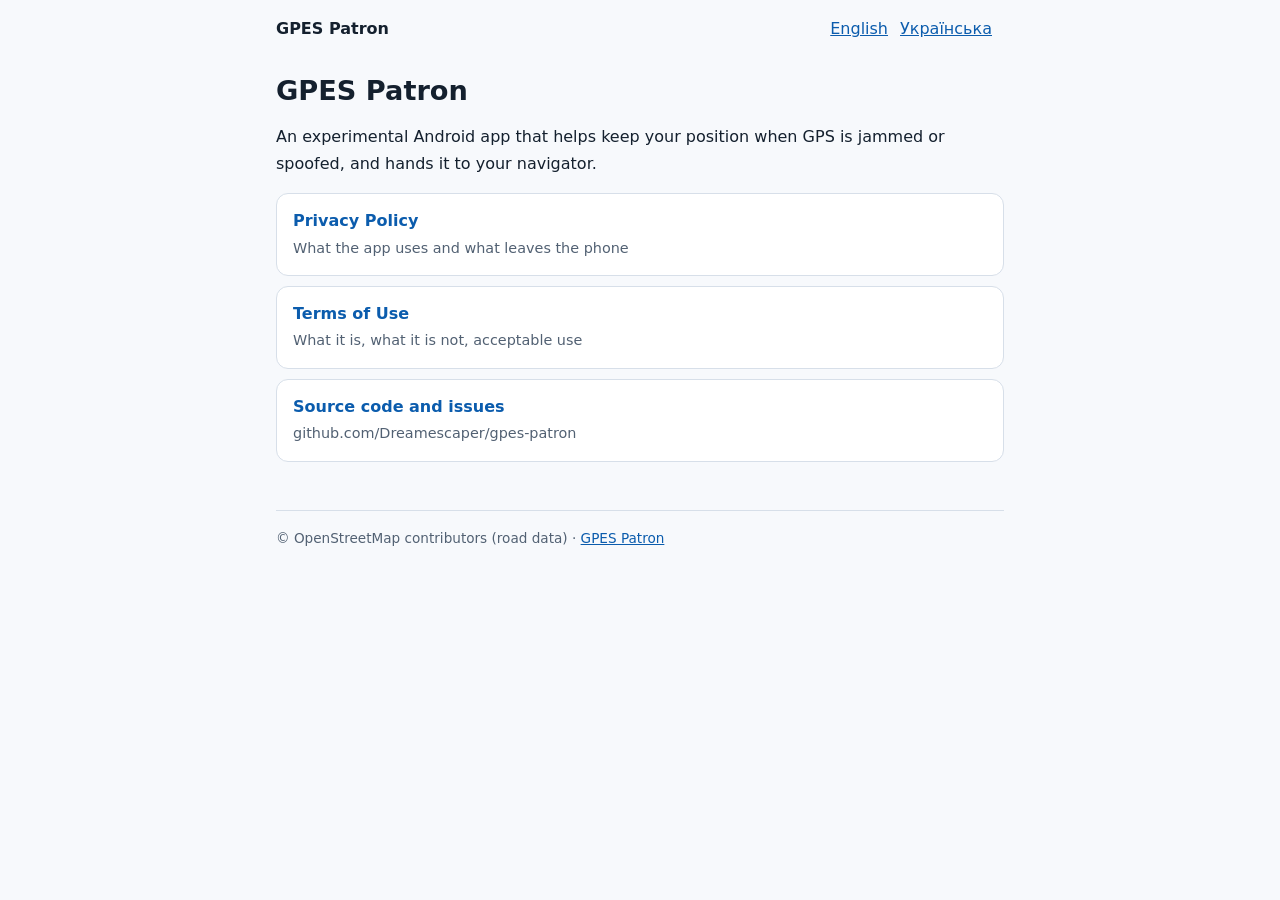
<file: site/index.html>
<!doctype html>
<html lang="en" data-lang="en">
<head>
<meta charset="utf-8">
<meta name="viewport" content="width=device-width, initial-scale=1">
<title>GPES Patron</title>
<meta name="description" content="GPES Patron: an Android app that helps keep your position when GPS is jammed or spoofed. Застосунок, що допомагає зберегти позицію, коли GPS глушать чи підміняють.">
<link rel="stylesheet" href="style.css">
<script>
(function () {
  var p = new URLSearchParams(location.search).get("lang");
  var l = p || (navigator.language || "en").slice(0, 2);
  document.documentElement.dataset.lang = (l === "uk" || l === "en") ? l : "en";
})();
</script>
</head>
<body>
<header class="top">
  <a class="brand" href="./">GPES Patron</a>
  <nav class="lang"><a href="?lang=en">English</a><a href="?lang=uk">Українська</a></nav>
</header>
<main>

<section lang="en">
<h1>GPES Patron</h1>
<p>An experimental Android app that helps keep your position when GPS is jammed or spoofed, and hands it to your navigator.</p>
<div class="big-links">
<a href="privacy.html?lang=en"><strong>Privacy Policy</strong><br><span class="meta">What the app uses and what leaves the phone</span></a>
<a href="terms.html?lang=en"><strong>Terms of Use</strong><br><span class="meta">What it is, what it is not, acceptable use</span></a>
<a href="https://github.com/Dreamescaper/gpes-patron"><strong>Source code and issues</strong><br><span class="meta">github.com/Dreamescaper/gpes-patron</span></a>
</div>
</section>
<section lang="uk">
<h1>GPES Patron</h1>
<p>Експериментальний застосунок для Android, який допомагає зберегти позицію, коли GPS глушать чи підміняють, і віддає її навігатору.</p>
<div class="big-links">
<a href="privacy.html?lang=uk"><strong>Політика конфіденційності</strong><br><span class="meta">Що використовує застосунок і що виходить за межі телефона</span></a>
<a href="terms.html?lang=uk"><strong>Умови використання</strong><br><span class="meta">Що це таке, чим воно не є, допустиме використання</span></a>
<a href="https://github.com/Dreamescaper/gpes-patron"><strong>Вихідний код і звернення</strong><br><span class="meta">github.com/Dreamescaper/gpes-patron</span></a>
</div>
</section>

<footer>© OpenStreetMap contributors (road data) · <a href="./">GPES Patron</a></footer>
</main>
</body>
</html>
</file>
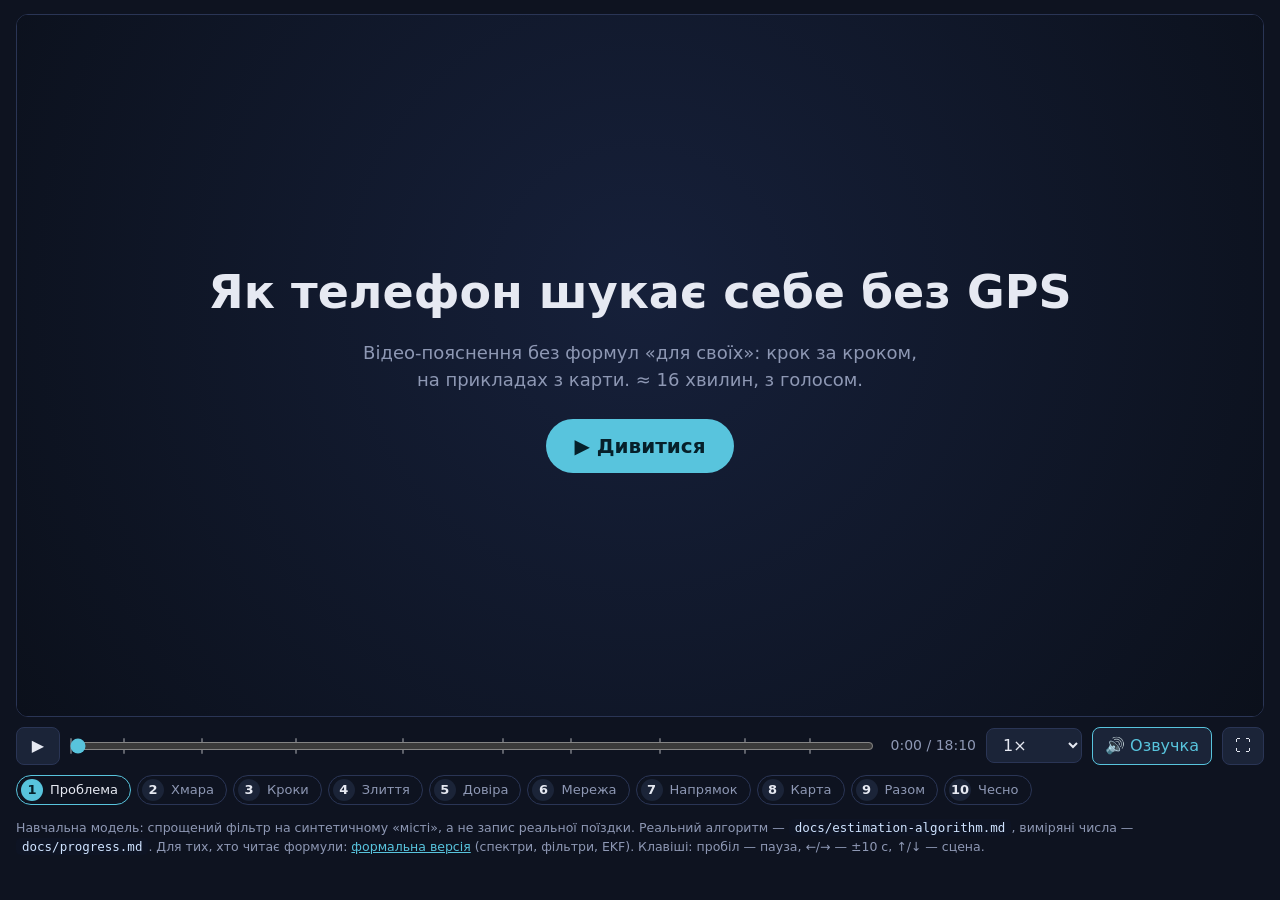
<file: docs/visualization/index.html>
<!doctype html>
<html lang="uk">
<head>
<meta charset="utf-8">
<meta name="viewport" content="width=device-width, initial-scale=1">
<title>Як телефон шукає себе без GPS</title>
<link rel="stylesheet" href="style.css">
</head>
<body>
<div id="stage">
  <div class="canvas-wrap">
    <canvas id="cv" width="960" height="540"></canvas>
    <div id="sub"></div>
    <div id="loading">Рахуємо модельну поїздку…</div>
    <div id="startcard"><div><div class="big">Як телефон шукає себе без GPS</div><div class="small">Відео-пояснення без формул «для своїх»: крок за кроком, на прикладах з карти. ≈ 16 хвилин, з голосом.</div><div class="go">▶ Дивитися</div></div></div>
  </div>
  <div id="bar">
    <button id="play" title="Пауза / пуск (пробіл)">▶</button>
    <div class="scrubwrap"><input id="scrub" type="range" min="0" max="10000" value="0" aria-label="Час"><div id="ticks"></div></div>
    <span id="time">0:00</span>
    <select id="rate" title="Швидкість"><option value="0.75">0.75×</option><option value="1" selected>1×</option><option value="1.5">1.5×</option><option value="2">2×</option></select>
    <button id="voice" title="Голос за кадром (Леся) — увімкнути / вимкнути">🔈 Озвучка</button>
    <button id="full" title="На весь екран">⛶</button>
  </div>
  <div id="chap"></div>
  <p class="foot">Навчальна модель: спрощений фільтр на синтетичному «місті», а не запис реальної поїздки. Реальний алгоритм — <code>docs/estimation-algorithm.md</code>, виміряні числа — <code>docs/progress.md</code>. Для тих, хто читає формули: <a href="formal.html" style="color:#58c4dd">формальна версія</a> (спектри, фільтри, EKF). Клавіші: пробіл — пауза, ←/→ — ±10 с, ↑/↓ — сцена.</p>
</div>
<script src="audio/stretch.js"></script>
<script src="engine.js"></script>
<script src="app.js"></script>
<script src="scenes-a.js"></script>
<script src="scenes-b.js"></script>
<script src="scenes-c.js"></script>
<script src="scenes-d.js"></script>
</body>
</html>
</file>
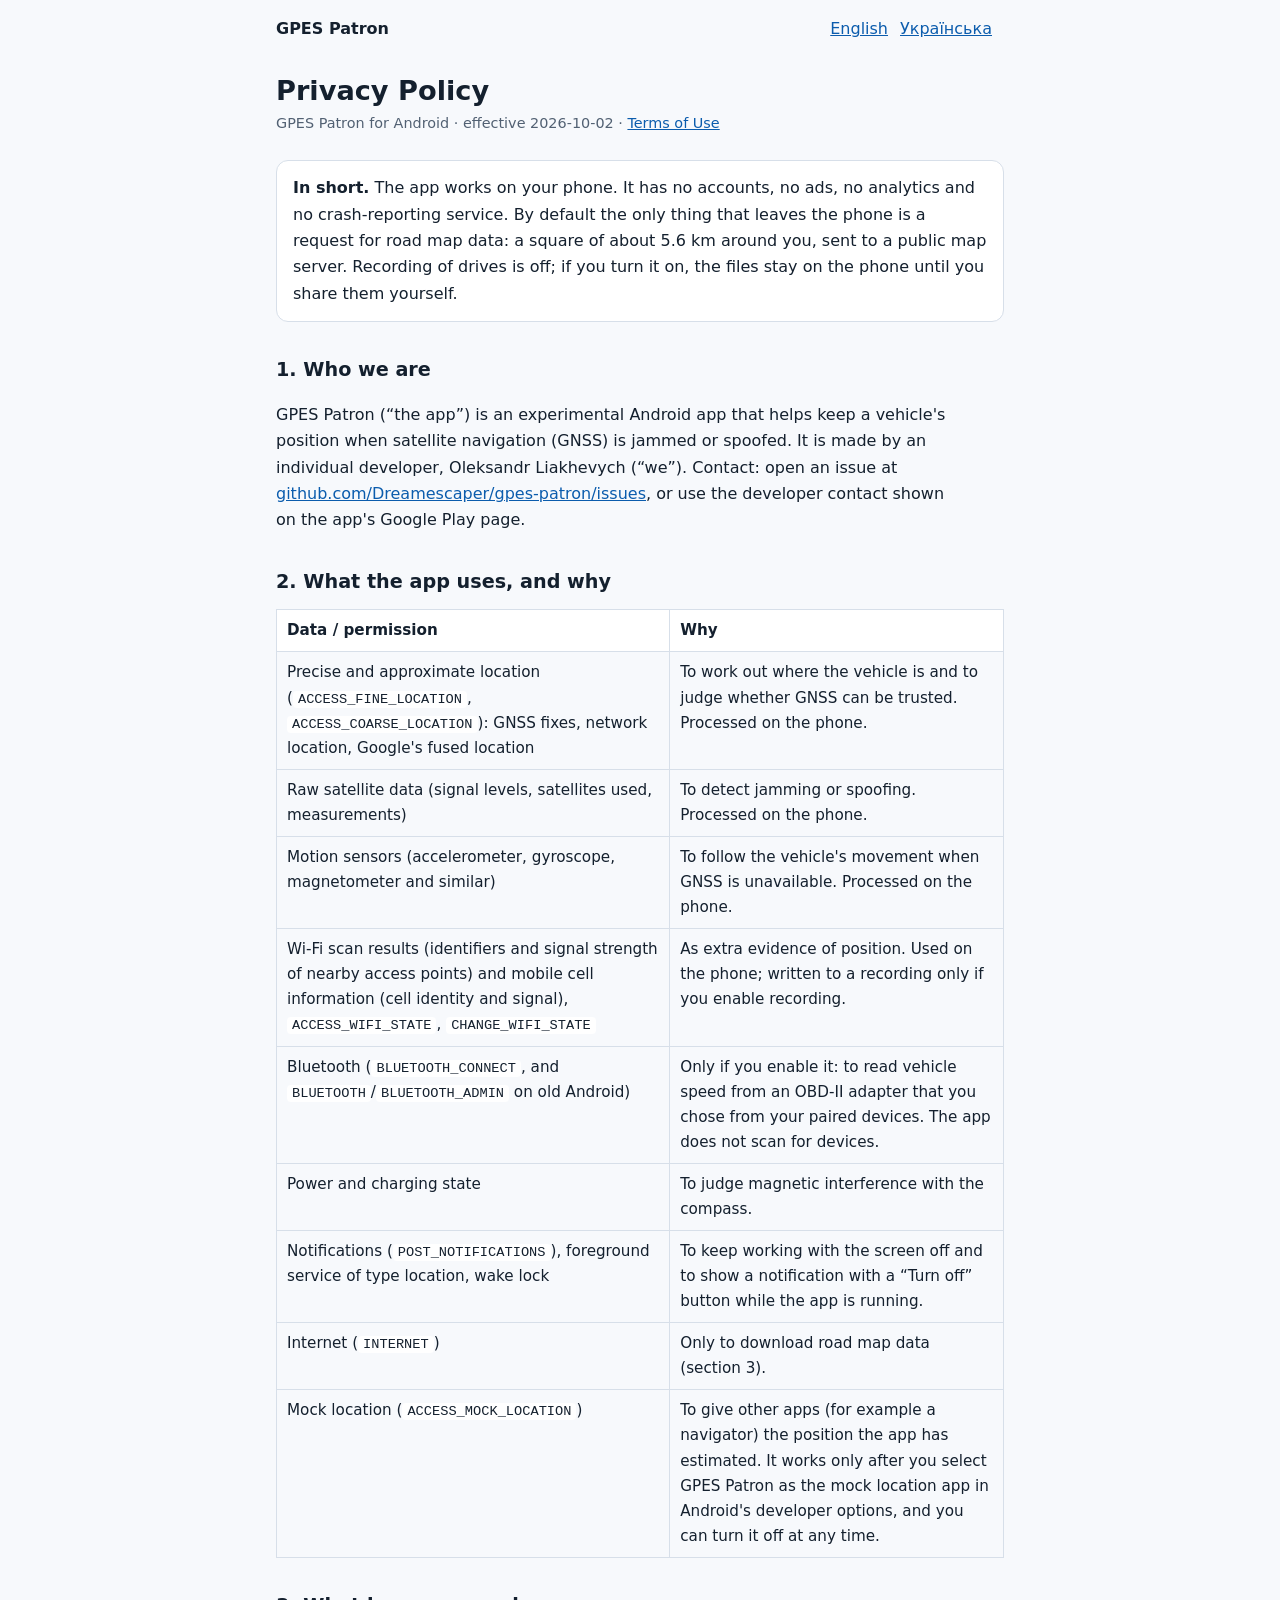
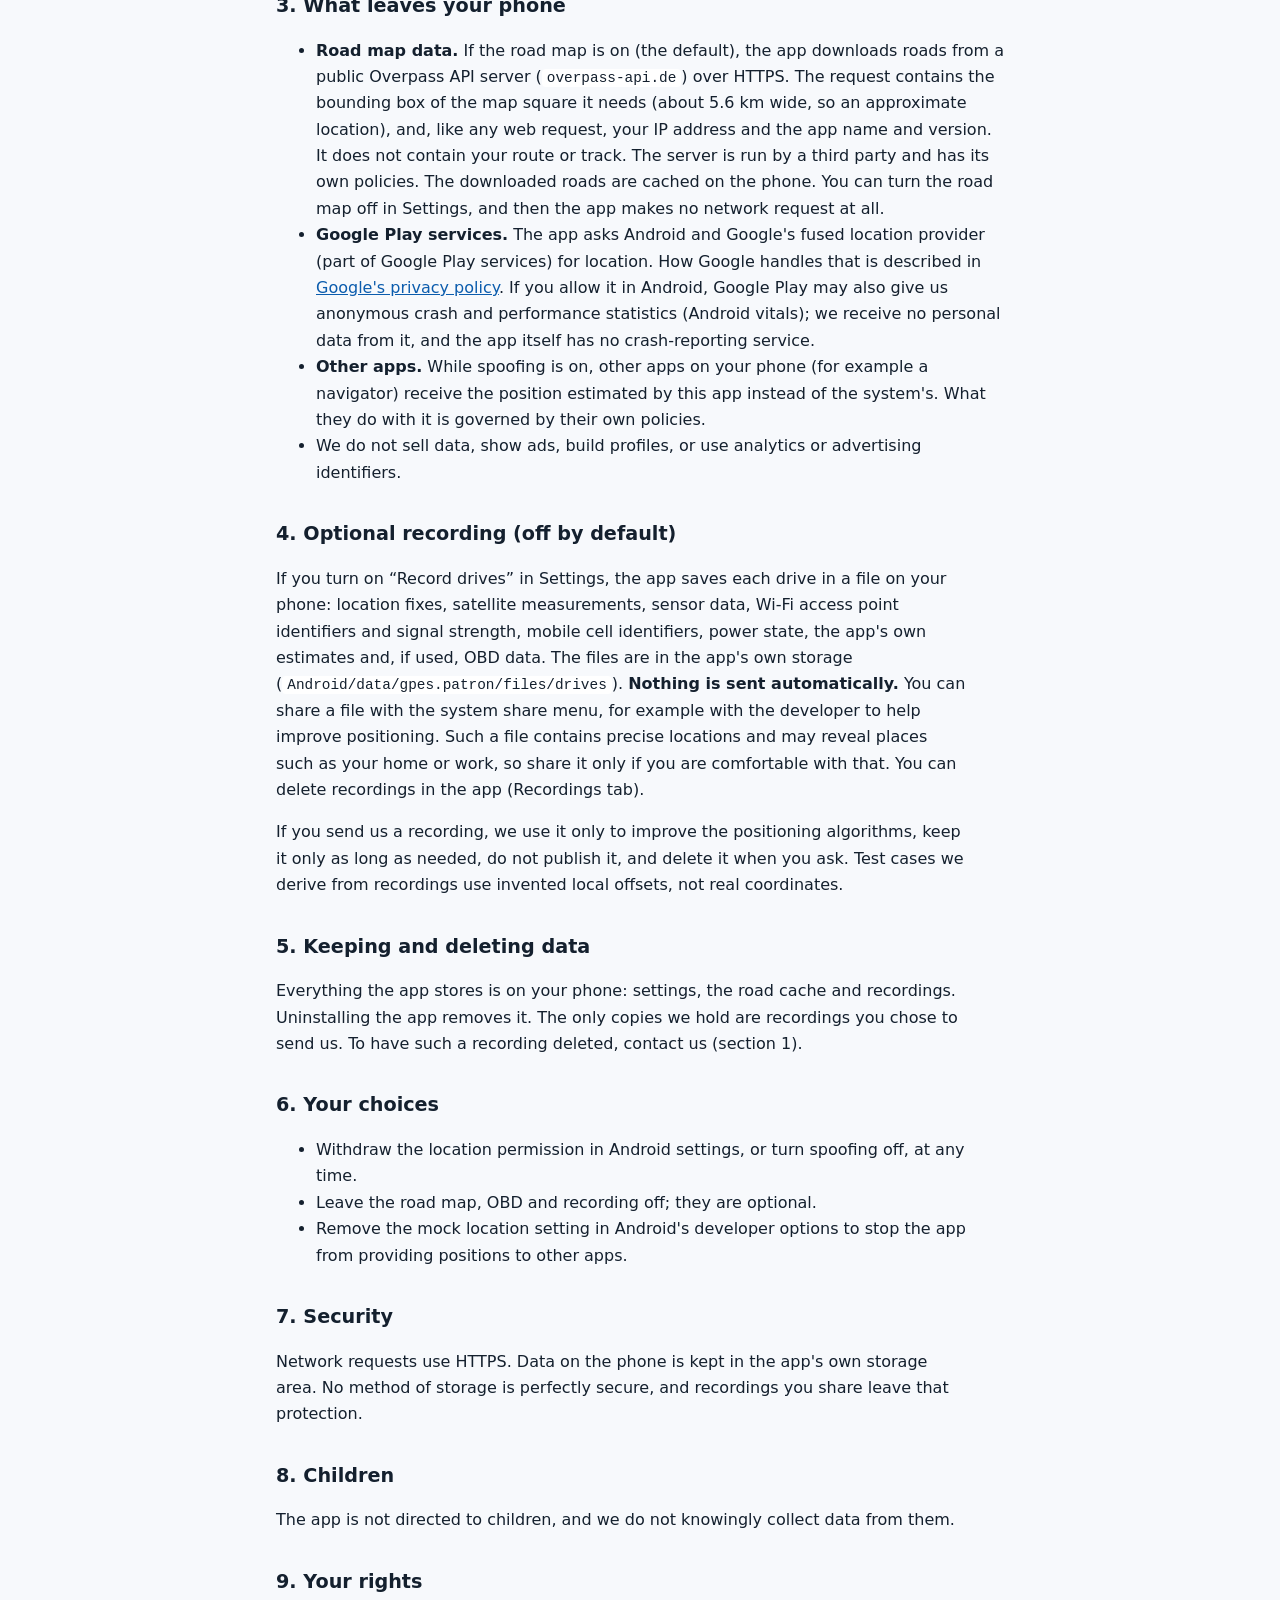
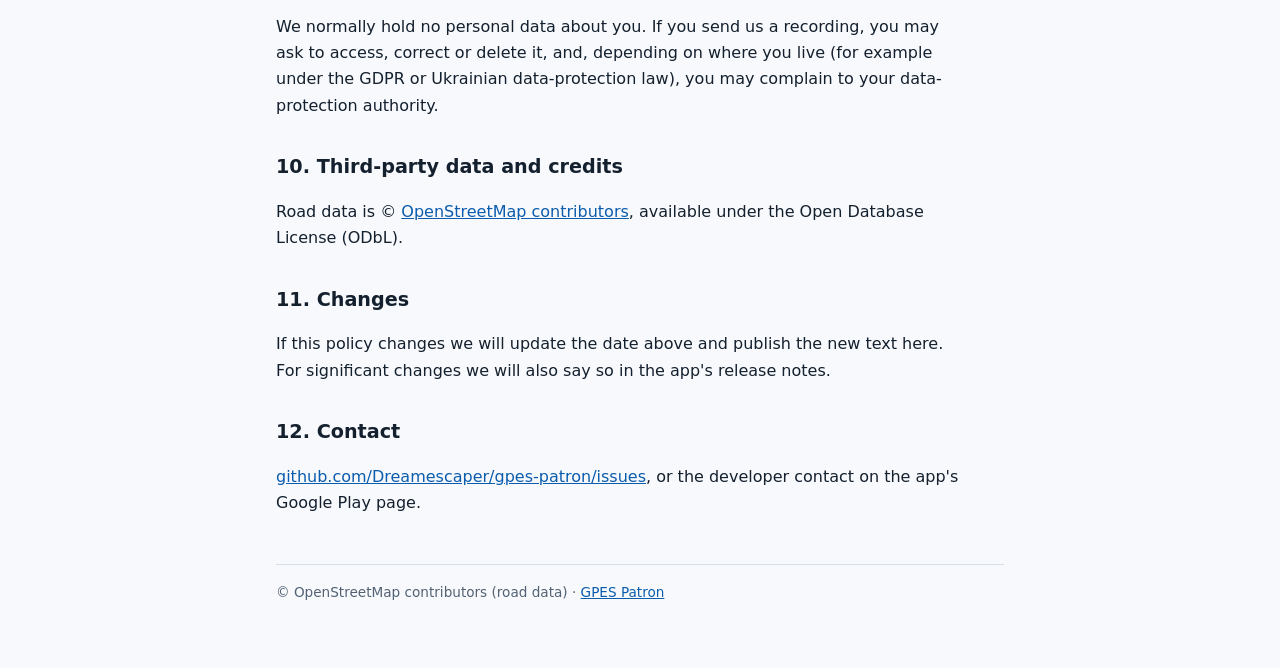
<file: site/privacy.html>
<!doctype html>
<html lang="en" data-lang="en">
<head>
<meta charset="utf-8">
<meta name="viewport" content="width=device-width, initial-scale=1">
<title>GPES Patron: Privacy Policy / Політика конфіденційності</title>
<meta name="description" content="Privacy policy of the GPES Patron Android app. Політика конфіденційності застосунку GPES Patron.">
<link rel="stylesheet" href="style.css">
<script>
(function () {
  var p = new URLSearchParams(location.search).get("lang");
  var l = p || (navigator.language || "en").slice(0, 2);
  document.documentElement.dataset.lang = (l === "uk" || l === "en") ? l : "en";
})();
</script>
</head>
<body>
<header class="top">
  <a class="brand" href="./">GPES Patron</a>
  <nav class="lang"><a href="?lang=en">English</a><a href="?lang=uk">Українська</a></nav>
</header>
<main>

<section lang="en">
<h1>Privacy Policy</h1>
<p class="meta">GPES Patron for Android · effective 2026-10-02 · <a href="terms.html?lang=en">Terms of Use</a></p>

<div class="card">
<strong>In short.</strong> The app works on your phone. It has no accounts, no ads, no analytics and no crash-reporting service.
By default the only thing that leaves the phone is a request for road map data: a square of about 5.6 km around you, sent to a
public map server. Recording of drives is off; if you turn it on, the files stay on the phone until you share them yourself.
</div>

<h2>1. Who we are</h2>
<p>GPES Patron (“the app”) is an experimental Android app that helps keep a vehicle's position when satellite navigation (GNSS) is
jammed or spoofed. It is made by an individual developer, Oleksandr Liakhevych (“we”). Contact: open an issue at
<a href="https://github.com/Dreamescaper/gpes-patron/issues">github.com/Dreamescaper/gpes-patron/issues</a>, or use the developer contact shown on the app's
Google Play page.</p>

<h2>2. What the app uses, and why</h2>
<table>
<tr><th>Data / permission</th><th>Why</th></tr>
<tr><td>Precise and approximate location (<code>ACCESS_FINE_LOCATION</code>, <code>ACCESS_COARSE_LOCATION</code>): GNSS fixes, network location, Google's fused location</td><td>To work out where the vehicle is and to judge whether GNSS can be trusted. Processed on the phone.</td></tr>
<tr><td>Raw satellite data (signal levels, satellites used, measurements)</td><td>To detect jamming or spoofing. Processed on the phone.</td></tr>
<tr><td>Motion sensors (accelerometer, gyroscope, magnetometer and similar)</td><td>To follow the vehicle's movement when GNSS is unavailable. Processed on the phone.</td></tr>
<tr><td>Wi-Fi scan results (identifiers and signal strength of nearby access points) and mobile cell information (cell identity and signal), <code>ACCESS_WIFI_STATE</code>, <code>CHANGE_WIFI_STATE</code></td><td>As extra evidence of position. Used on the phone; written to a recording only if you enable recording.</td></tr>
<tr><td>Bluetooth (<code>BLUETOOTH_CONNECT</code>, and <code>BLUETOOTH</code>/<code>BLUETOOTH_ADMIN</code> on old Android)</td><td>Only if you enable it: to read vehicle speed from an OBD-II adapter that you chose from your paired devices. The app does not scan for devices.</td></tr>
<tr><td>Power and charging state</td><td>To judge magnetic interference with the compass.</td></tr>
<tr><td>Notifications (<code>POST_NOTIFICATIONS</code>), foreground service of type location, wake lock</td><td>To keep working with the screen off and to show a notification with a “Turn off” button while the app is running.</td></tr>
<tr><td>Internet (<code>INTERNET</code>)</td><td>Only to download road map data (section 3).</td></tr>
<tr><td>Mock location (<code>ACCESS_MOCK_LOCATION</code>)</td><td>To give other apps (for example a navigator) the position the app has estimated. It works only after you select GPES Patron as the mock location app in Android's developer options, and you can turn it off at any time.</td></tr>
</table>

<h2>3. What leaves your phone</h2>
<ul>
<li><strong>Road map data.</strong> If the road map is on (the default), the app downloads roads from a public Overpass API server (<code>overpass-api.de</code>) over HTTPS.
The request contains the bounding box of the map square it needs (about 5.6 km wide, so an approximate location), and, like any web request, your IP address and the
app name and version. It does not contain your route or track. The server is run by a third party and has its own policies. The downloaded roads are cached on the phone.
You can turn the road map off in Settings, and then the app makes no network request at all.</li>
<li><strong>Google Play services.</strong> The app asks Android and Google's fused location provider (part of Google Play services) for location. How Google handles that is described in
<a href="https://policies.google.com/privacy">Google's privacy policy</a>. If you allow it in Android, Google Play may also give us anonymous crash and performance statistics (Android vitals); we receive no personal data from it, and the app itself has no crash-reporting service.</li>
<li><strong>Other apps.</strong> While spoofing is on, other apps on your phone (for example a navigator) receive the position estimated by this app instead of the system's.
What they do with it is governed by their own policies.</li>
<li>We do not sell data, show ads, build profiles, or use analytics or advertising identifiers.</li>
</ul>

<h2>4. Optional recording (off by default)</h2>
<p>If you turn on “Record drives” in Settings, the app saves each drive in a file on your phone: location fixes, satellite measurements, sensor data, Wi-Fi access point
identifiers and signal strength, mobile cell identifiers, power state, the app's own estimates and, if used, OBD data. The files are in the app's own storage
(<code>Android/data/gpes.patron/files/drives</code>). <strong>Nothing is sent automatically.</strong> You can share a file with the system share menu, for example with the developer to
help improve positioning. Such a file contains precise locations and may reveal places such as your home or work, so share it only if you are comfortable with that. You can delete
recordings in the app (Recordings tab).</p>
<p>If you send us a recording, we use it only to improve the positioning algorithms, keep it only as long as needed, do not publish it, and delete it when you ask. Test cases we
derive from recordings use invented local offsets, not real coordinates.</p>

<h2>5. Keeping and deleting data</h2>
<p>Everything the app stores is on your phone: settings, the road cache and recordings. Uninstalling the app removes it. The only copies we hold are recordings you chose to send us.
To have such a recording deleted, contact us (section 1).</p>

<h2>6. Your choices</h2>
<ul>
<li>Withdraw the location permission in Android settings, or turn spoofing off, at any time.</li>
<li>Leave the road map, OBD and recording off; they are optional.</li>
<li>Remove the mock location setting in Android's developer options to stop the app from providing positions to other apps.</li>
</ul>

<h2>7. Security</h2>
<p>Network requests use HTTPS. Data on the phone is kept in the app's own storage area. No method of storage is perfectly secure, and recordings you share leave that protection.</p>

<h2>8. Children</h2>
<p>The app is not directed to children, and we do not knowingly collect data from them.</p>

<h2>9. Your rights</h2>
<p>We normally hold no personal data about you. If you send us a recording, you may ask to access, correct or delete it, and, depending on where you live (for example under the GDPR or
Ukrainian data-protection law), you may complain to your data-protection authority.</p>

<h2>10. Third-party data and credits</h2>
<p>Road data is © <a href="https://www.openstreetmap.org/copyright">OpenStreetMap contributors</a>, available under the Open Database License (ODbL).</p>

<h2>11. Changes</h2>
<p>If this policy changes we will update the date above and publish the new text here. For significant changes we will also say so in the app's release notes.</p>

<h2>12. Contact</h2>
<p><a href="https://github.com/Dreamescaper/gpes-patron/issues">github.com/Dreamescaper/gpes-patron/issues</a>, or the developer contact on the app's Google Play page.</p>
</section>

<section lang="uk">
<h1>Політика конфіденційності</h1>
<p class="meta">GPES Patron для Android · діє з 2026-10-02 · <a href="terms.html?lang=uk">Умови використання</a></p>

<div class="card">
<strong>Коротко.</strong> Застосунок працює на вашому телефоні. У ньому немає облікових записів, реклами, аналітики чи сервісів звітів про збої.
За замовчуванням із телефона виходить лише запит даних про дороги: квадрат близько 5,6 км навколо вас, який надсилається на публічний сервер карт.
Запис поїздок вимкнено; якщо ви його ввімкнете, файли залишаються на телефоні, доки ви самі не поділитеся ними.
</div>

<h2>1. Хто ми</h2>
<p>GPES Patron («застосунок») — експериментальний застосунок для Android, який допомагає зберегти позицію транспортного засобу, коли супутникова навігація (GNSS) глушиться
або підміняється. Його створює індивідуальний розробник Олександр Ляхевич («ми»). Контакт: створіть звернення на
<a href="https://github.com/Dreamescaper/gpes-patron/issues">github.com/Dreamescaper/gpes-patron/issues</a> або скористайтеся контактом розробника на сторінці застосунку в Google Play.</p>

<h2>2. Що використовує застосунок і навіщо</h2>
<table>
<tr><th>Дані / дозвіл</th><th>Навіщо</th></tr>
<tr><td>Точна й приблизна геолокація (<code>ACCESS_FINE_LOCATION</code>, <code>ACCESS_COARSE_LOCATION</code>): GNSS-фікси, мережева локація, об'єднана локація Google</td><td>Щоб визначити, де перебуває транспорт, і оцінити, чи можна довіряти GNSS. Обробляється на телефоні.</td></tr>
<tr><td>Сирі супутникові дані (рівні сигналу, використані супутники, вимірювання)</td><td>Щоб виявляти глушіння чи спуфінг. Обробляються на телефоні.</td></tr>
<tr><td>Датчики руху (акселерометр, гіроскоп, магнітометр тощо)</td><td>Щоб відстежувати рух транспорту, коли GNSS недоступний. Обробляються на телефоні.</td></tr>
<tr><td>Результати сканування Wi-Fi (ідентифікатори й рівень сигналу точок доступу поблизу) та дані мобільних вишок (ідентифікатор вишки й сигнал), <code>ACCESS_WIFI_STATE</code>, <code>CHANGE_WIFI_STATE</code></td><td>Як додаткове свідчення про позицію. Використовуються на телефоні; потрапляють у запис лише якщо ви ввімкнули запис.</td></tr>
<tr><td>Bluetooth (<code>BLUETOOTH_CONNECT</code>, а на старих версіях Android ще <code>BLUETOOTH</code>/<code>BLUETOOTH_ADMIN</code>)</td><td>Лише якщо ви це ввімкнете: щоб читати швидкість авто з OBD-II-адаптера, який ви обрали зі спарених пристроїв. Застосунок не шукає пристрої.</td></tr>
<tr><td>Стан живлення й заряджання</td><td>Щоб оцінити магнітні завади для компаса.</td></tr>
<tr><td>Сповіщення (<code>POST_NOTIFICATIONS</code>), foreground-сервіс типу location, wake lock</td><td>Щоб працювати з вимкненим екраном і показувати сповіщення з кнопкою «Вимкнути», поки застосунок працює.</td></tr>
<tr><td>Інтернет (<code>INTERNET</code>)</td><td>Лише щоб завантажувати дані про дороги (розділ 3).</td></tr>
<tr><td>Фіктивна локація (<code>ACCESS_MOCK_LOCATION</code>)</td><td>Щоб віддавати іншим застосункам (наприклад, навігатору) позицію, яку оцінив застосунок. Працює лише після того, як ви оберете GPES Patron застосунком для фіктивних місцезнаходжень у параметрах розробника Android, і ви можете вимкнути це будь-коли.</td></tr>
</table>

<h2>3. Що виходить за межі телефона</h2>
<ul>
<li><strong>Дані про дороги.</strong> Якщо карта доріг увімкнена (за замовчуванням), застосунок завантажує дороги з публічного сервера Overpass API (<code>overpass-api.de</code>) через HTTPS.
Запит містить рамку потрібного квадрата карти (близько 5,6 км завширшки, тобто приблизну локацію) і, як будь-який веб-запит, вашу IP-адресу та назву й версію застосунку.
Він не містить вашого маршруту чи треку. Сервер належить третій стороні й має власні правила. Завантажені дороги кешуються на телефоні.
Карту доріг можна вимкнути в налаштуваннях, і тоді застосунок взагалі не робить мережевих запитів.</li>
<li><strong>Сервіси Google Play.</strong> Застосунок запитує локацію в Android і в об'єднаного провайдера локації Google (частина сервісів Google Play). Як Google це обробляє, описано в
<a href="https://policies.google.com/privacy?hl=uk">політиці конфіденційності Google</a>. Якщо ви дозволите це в Android, Google Play може також передавати нам анонімну статистику збоїв і продуктивності (Android vitals); персональних даних ми з неї не отримуємо, а сам застосунок не має сервісу звітів про збої.</li>
<li><strong>Інші застосунки.</strong> Поки підміна ввімкнена, інші застосунки на телефоні (наприклад, навігатор) отримують позицію, оцінену цим застосунком, замість системної.
Що вони з нею роблять, визначають їхні власні правила.</li>
<li>Ми не продаємо дані, не показуємо реклами, не складаємо профілів і не використовуємо аналітику чи рекламні ідентифікатори.</li>
</ul>

<h2>4. Необов'язковий запис (вимкнений за замовчуванням)</h2>
<p>Якщо ви ввімкнете «Записувати поїздки» в налаштуваннях, застосунок зберігатиме кожну поїздку у файл на вашому телефоні: геолокації, супутникові вимірювання, дані датчиків,
ідентифікатори й рівні сигналу точок Wi-Fi, ідентифікатори мобільних вишок, стан живлення, власні оцінки застосунку та, якщо використовується, дані OBD. Файли лежать у власному сховищі застосунку
(<code>Android/data/gpes.patron/files/drives</code>). <strong>Автоматично нічого не надсилається.</strong> Файлом можна поділитися через системне меню, наприклад із розробником, щоб допомогти покращити
визначення позиції. Такий файл містить точні координати й може розкрити місця на кшталт дому чи роботи, тож діліться ним, лише якщо вас це влаштовує. Записи можна видалити в застосунку (вкладка «Записи»).</p>
<p>Якщо ви надішлете нам запис, ми використаємо його лише для покращення алгоритмів позиціювання, зберігатимемо лише доки потрібно, не публікуватимемо й видалимо на ваш запит. Тестові випадки,
які ми робимо із записів, використовують вигадані локальні зсуви, а не справжні координати.</p>

<h2>5. Зберігання й видалення даних</h2>
<p>Усе, що зберігає застосунок, лежить на вашому телефоні: налаштування, кеш доріг і записи. Видалення застосунку їх прибирає. Єдині копії, які ми тримаємо, — записи, які ви самі вирішили нам надіслати.
Щоб такий запис видалили, зв'яжіться з нами (розділ 1).</p>

<h2>6. Ваші можливості</h2>
<ul>
<li>Будь-коли відкликайте дозвіл на геолокацію в налаштуваннях Android або вимикайте підміну.</li>
<li>Тримайте карту доріг, OBD і запис вимкненими: вони необов'язкові.</li>
<li>Приберіть налаштування фіктивної локації в параметрах розробника Android, щоб застосунок більше не передавав позицію іншим застосункам.</li>
</ul>

<h2>7. Безпека</h2>
<p>Мережеві запити використовують HTTPS. Дані на телефоні лежать у власній області сховища застосунку. Жоден спосіб зберігання не є абсолютно безпечним, а записи, якими ви поділились, виходять за межі цього захисту.</p>

<h2>8. Діти</h2>
<p>Застосунок не призначений для дітей, і ми свідомо не збираємо їхніх даних.</p>

<h2>9. Ваші права</h2>
<p>Зазвичай ми не маємо жодних ваших персональних даних. Якщо ви надішлете нам запис, ви можете попросити доступ до нього, виправлення чи видалення, а залежно від місця проживання (наприклад, за GDPR або
українським законодавством про захист персональних даних) — поскаржитися до органу із захисту даних.</p>

<h2>10. Дані третіх сторін і подяки</h2>
<p>Дані про дороги © <a href="https://www.openstreetmap.org/copyright">учасники OpenStreetMap</a>, доступні за відкритою ліцензією баз даних (ODbL).</p>

<h2>11. Зміни</h2>
<p>Якщо ця політика зміниться, ми оновимо дату вгорі й опублікуємо новий текст тут. Про суттєві зміни також повідомимо в примітках до випуску застосунку.</p>

<h2>12. Контакти</h2>
<p><a href="https://github.com/Dreamescaper/gpes-patron/issues">github.com/Dreamescaper/gpes-patron/issues</a> або контакт розробника на сторінці застосунку в Google Play.</p>
</section>

<footer>© OpenStreetMap contributors (road data) · <a href="./">GPES Patron</a></footer>
</main>
</body>
</html>
</file>
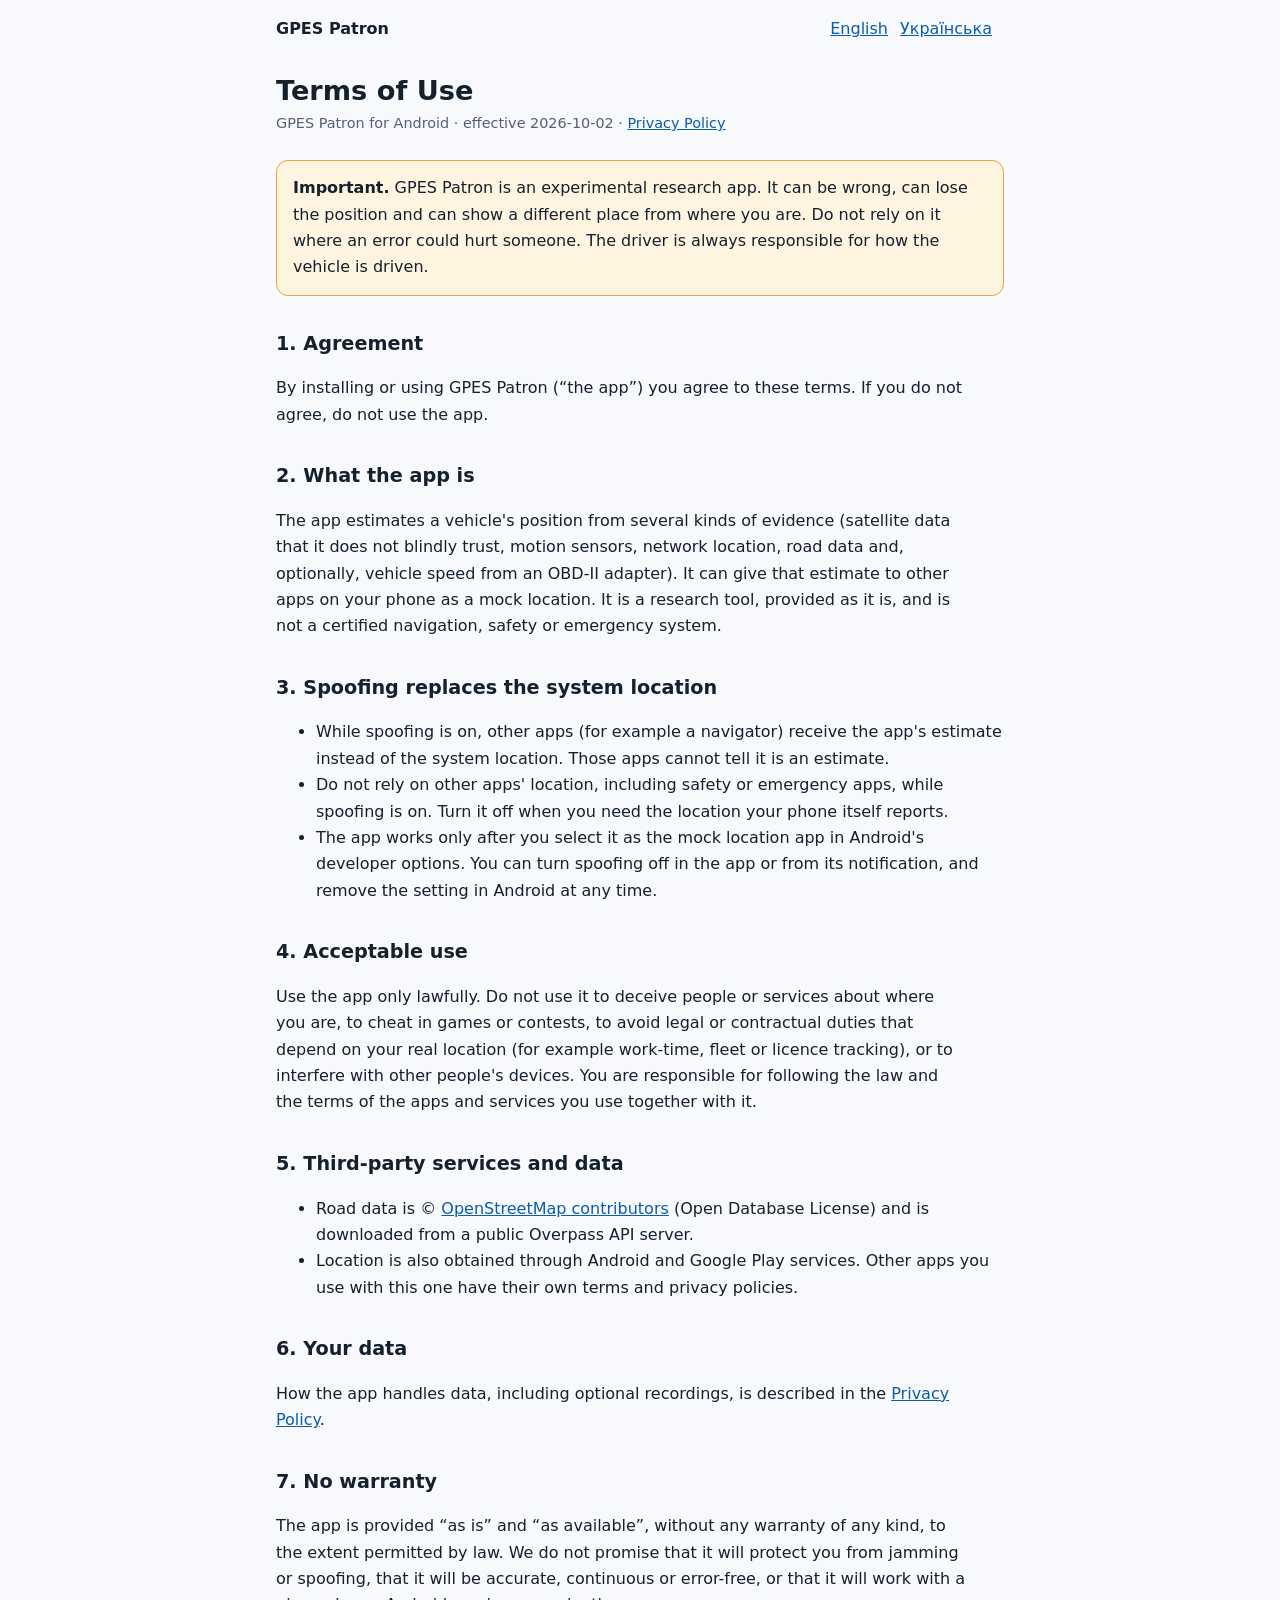
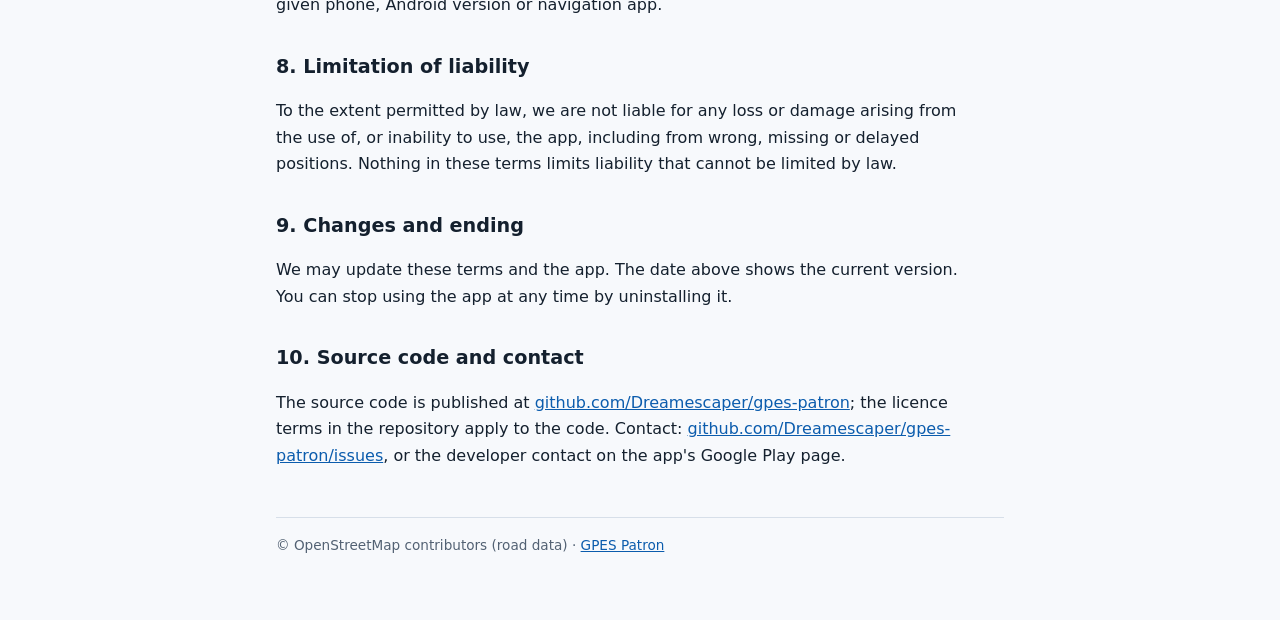
<file: site/terms.html>
<!doctype html>
<html lang="en" data-lang="en">
<head>
<meta charset="utf-8">
<meta name="viewport" content="width=device-width, initial-scale=1">
<title>GPES Patron: Terms of Use / Умови використання</title>
<meta name="description" content="Terms of use of the GPES Patron Android app. Умови використання застосунку GPES Patron.">
<link rel="stylesheet" href="style.css">
<script>
(function () {
  var p = new URLSearchParams(location.search).get("lang");
  var l = p || (navigator.language || "en").slice(0, 2);
  document.documentElement.dataset.lang = (l === "uk" || l === "en") ? l : "en";
})();
</script>
</head>
<body>
<header class="top">
  <a class="brand" href="./">GPES Patron</a>
  <nav class="lang"><a href="?lang=en">English</a><a href="?lang=uk">Українська</a></nav>
</header>
<main>

<section lang="en">
<h1>Terms of Use</h1>
<p class="meta">GPES Patron for Android · effective 2026-10-02 · <a href="privacy.html?lang=en">Privacy Policy</a></p>

<div class="card warn">
<strong>Important.</strong> GPES Patron is an experimental research app. It can be wrong, can lose the position and can show a different place from where you are.
Do not rely on it where an error could hurt someone. The driver is always responsible for how the vehicle is driven.
</div>

<h2>1. Agreement</h2>
<p>By installing or using GPES Patron (“the app”) you agree to these terms. If you do not agree, do not use the app.</p>

<h2>2. What the app is</h2>
<p>The app estimates a vehicle's position from several kinds of evidence (satellite data that it does not blindly trust, motion sensors, network location, road data and, optionally, vehicle speed from an
OBD-II adapter). It can give that estimate to other apps on your phone as a mock location. It is a research tool, provided as it is, and is not a certified navigation, safety or emergency system.</p>

<h2>3. Spoofing replaces the system location</h2>
<ul>
<li>While spoofing is on, other apps (for example a navigator) receive the app's estimate instead of the system location. Those apps cannot tell it is an estimate.</li>
<li>Do not rely on other apps' location, including safety or emergency apps, while spoofing is on. Turn it off when you need the location your phone itself reports.</li>
<li>The app works only after you select it as the mock location app in Android's developer options. You can turn spoofing off in the app or from its notification, and remove the setting in Android at any time.</li>
</ul>

<h2>4. Acceptable use</h2>
<p>Use the app only lawfully. Do not use it to deceive people or services about where you are, to cheat in games or contests, to avoid legal or contractual duties that depend on your real location (for example work-time,
fleet or licence tracking), or to interfere with other people's devices. You are responsible for following the law and the terms of the apps and services you use together with it.</p>

<h2>5. Third-party services and data</h2>
<ul>
<li>Road data is © <a href="https://www.openstreetmap.org/copyright">OpenStreetMap contributors</a> (Open Database License) and is downloaded from a public Overpass API server.</li>
<li>Location is also obtained through Android and Google Play services. Other apps you use with this one have their own terms and privacy policies.</li>
</ul>

<h2>6. Your data</h2>
<p>How the app handles data, including optional recordings, is described in the <a href="privacy.html?lang=en">Privacy Policy</a>.</p>

<h2>7. No warranty</h2>
<p>The app is provided “as is” and “as available”, without any warranty of any kind, to the extent permitted by law. We do not promise that it will protect you from jamming or spoofing, that it will be accurate,
continuous or error-free, or that it will work with a given phone, Android version or navigation app.</p>

<h2>8. Limitation of liability</h2>
<p>To the extent permitted by law, we are not liable for any loss or damage arising from the use of, or inability to use, the app, including from wrong, missing or delayed positions. Nothing in these terms limits liability that cannot be limited by law.</p>

<h2>9. Changes and ending</h2>
<p>We may update these terms and the app. The date above shows the current version. You can stop using the app at any time by uninstalling it.</p>

<h2>10. Source code and contact</h2>
<p>The source code is published at <a href="https://github.com/Dreamescaper/gpes-patron">github.com/Dreamescaper/gpes-patron</a>; the licence terms in the repository apply to the code.
Contact: <a href="https://github.com/Dreamescaper/gpes-patron/issues">github.com/Dreamescaper/gpes-patron/issues</a>, or the developer contact on the app's Google Play page.</p>
</section>

<section lang="uk">
<h1>Умови використання</h1>
<p class="meta">GPES Patron для Android · діють з 2026-10-02 · <a href="privacy.html?lang=uk">Політика конфіденційності</a></p>

<div class="card warn">
<strong>Важливо.</strong> GPES Patron — експериментальний дослідницький застосунок. Він може помилятися, втрачати позицію і показувати не те місце, де ви перебуваєте.
Не покладайтеся на нього там, де помилка може зашкодити комусь. За керування транспортом завжди відповідає водій.
</div>

<h2>1. Угода</h2>
<p>Встановлюючи чи використовуючи GPES Patron («застосунок»), ви погоджуєтеся з цими умовами. Якщо ви не погоджуєтеся, не використовуйте застосунок.</p>

<h2>2. Що це за застосунок</h2>
<p>Застосунок оцінює позицію транспортного засобу за кількома видами свідчень (супутникові дані, яким він сліпо не довіряє, датчики руху, мережева локація, дані про дороги та, за бажанням, швидкість авто з
OBD-II-адаптера). Він може віддавати цю оцінку іншим застосункам на вашому телефоні як фіктивну локацію. Це дослідницький інструмент, що надається «як є»; він не є сертифікованою навігаційною системою,
системою безпеки чи екстреною системою.</p>

<h2>3. Підміна замінює системну локацію</h2>
<ul>
<li>Поки підміна ввімкнена, інші застосунки (наприклад, навігатор) отримують оцінку застосунку замість системної локації. Вони не можуть відрізнити її від справжньої.</li>
<li>Не покладайтеся на локацію в інших застосунках, зокрема в застосунках безпеки чи екстрених, поки підміна ввімкнена. Вимикайте її, коли потрібна локація, яку повідомляє сам телефон.</li>
<li>Застосунок працює лише після того, як ви оберете його застосунком для фіктивних місцезнаходжень у параметрах розробника Android. Ви можете вимкнути підміну в застосунку чи зі сповіщення і будь-коли прибрати це налаштування в Android.</li>
</ul>

<h2>4. Допустиме використання</h2>
<p>Використовуйте застосунок лише законно. Не використовуйте його, щоб вводити людей чи сервіси в оману щодо того, де ви перебуваєте, щоб обманювати в іграх чи конкурсах, щоб ухилятися від юридичних чи договірних
обов'язків, які залежать від вашої справжньої локації (наприклад, облік робочого часу, автопарку чи ліцензій), чи щоб заважати чужим пристроям. Ви самі відповідаєте за дотримання закону та умов застосунків і сервісів, які
використовуєте разом із ним.</p>

<h2>5. Сервіси й дані третіх сторін</h2>
<ul>
<li>Дані про дороги © <a href="https://www.openstreetmap.org/copyright">учасники OpenStreetMap</a> (відкрита ліцензія баз даних) і завантажуються з публічного сервера Overpass API.</li>
<li>Локація також надходить через Android і сервіси Google Play. Інші застосунки, які ви використовуєте разом із цим, мають власні умови та політики конфіденційності.</li>
</ul>

<h2>6. Ваші дані</h2>
<p>Як застосунок поводиться з даними, зокрема з необов'язковими записами, описано в <a href="privacy.html?lang=uk">Політиці конфіденційності</a>.</p>

<h2>7. Відсутність гарантій</h2>
<p>Застосунок надається «як є» і «за наявності», без жодних гарантій, наскільки це дозволяє закон. Ми не обіцяємо, що він захистить вас від глушіння чи спуфінгу, що він буде точним, безперервним чи безпомилковим
або що він працюватиме з певним телефоном, версією Android чи навігаційним застосунком.</p>

<h2>8. Обмеження відповідальності</h2>
<p>Наскільки це дозволяє закон, ми не відповідаємо за жодні збитки, що виникли від використання застосунку чи неможливості його використання, зокрема через хибні, відсутні чи запізнілі позиції. Жодне з цих положень не обмежує
відповідальності, яку закон обмежувати не дозволяє.</p>

<h2>9. Зміни та припинення</h2>
<p>Ми можемо оновлювати ці умови й застосунок. Дата вгорі показує поточну версію. Ви можете будь-коли припинити користування, видаливши застосунок.</p>

<h2>10. Вихідний код і контакти</h2>
<p>Вихідний код опубліковано на <a href="https://github.com/Dreamescaper/gpes-patron">github.com/Dreamescaper/gpes-patron</a>; до коду застосовуються умови ліцензії з репозиторію.
Контакти: <a href="https://github.com/Dreamescaper/gpes-patron/issues">github.com/Dreamescaper/gpes-patron/issues</a> або контакт розробника на сторінці застосунку в Google Play.</p>
</section>

<footer>© OpenStreetMap contributors (road data) · <a href="./">GPES Patron</a></footer>
</main>
</body>
</html>
</file>
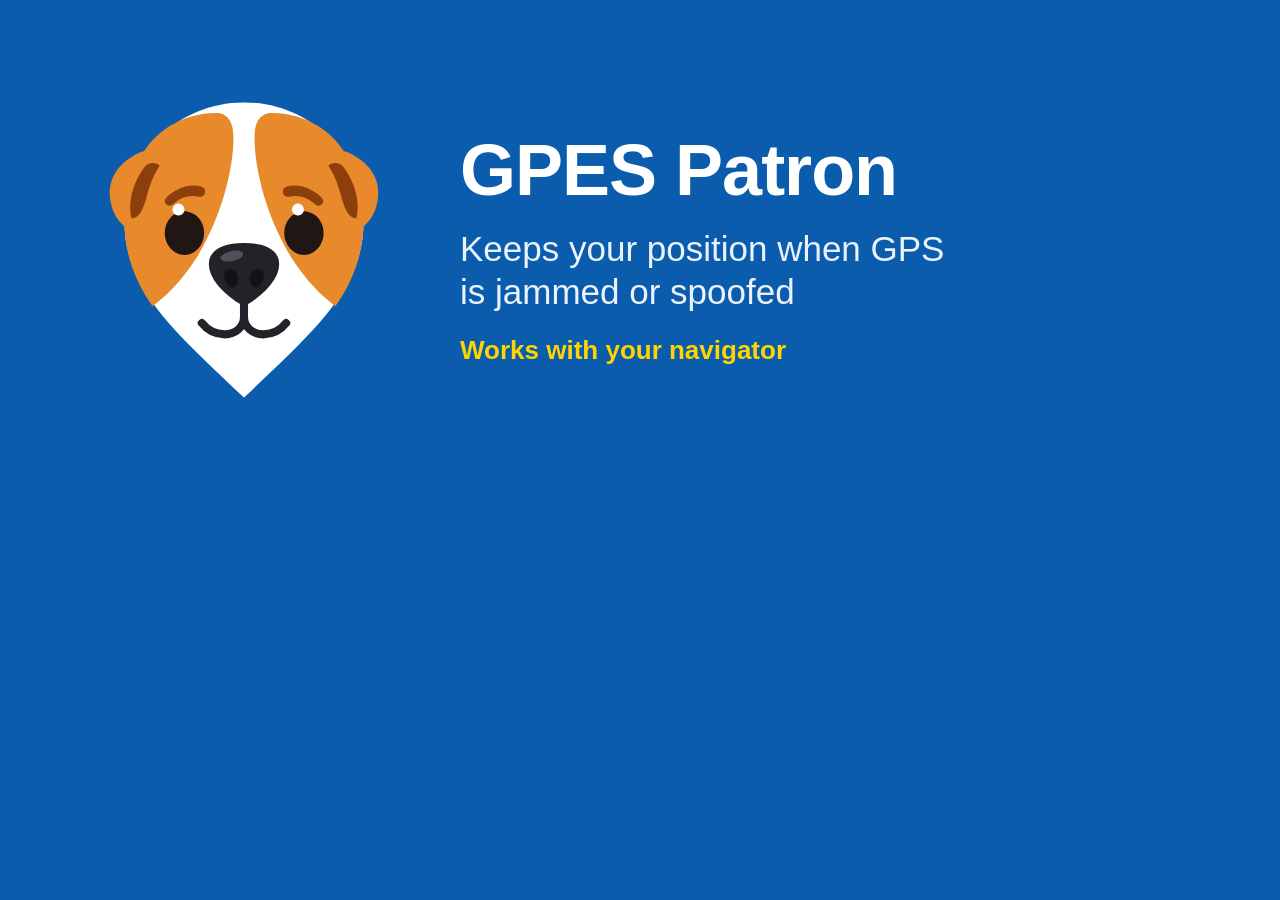
<file: docs/play/assets/feature-graphic.html>
<!doctype html>
<!-- Feature graphic 1024x500 for Google Play. Render: Chrome headless, window 1024x500, URL feature-graphic.html?lang=en|uk (see docs/play/pages.md or assets/README.md). -->
<html lang="en">
<head>
<meta charset="utf-8">
<style>
  html, body { margin: 0; width: 1024px; height: 500px; overflow: hidden; }
  body { background: #0B5CAD; color: #fff; font-family: -apple-system, "Helvetica Neue", Helvetica, Arial, sans-serif; display: flex; align-items: center; }
  .icon { width: 360px; height: 360px; margin-left: 64px; flex: none; }
  .text { margin-left: 36px; margin-right: 48px; }
  h1 { font-size: 72px; line-height: 1; margin: 0 0 22px; font-weight: 700; letter-spacing: -1px; white-space: nowrap; }
  p.tag { font-size: 35px; line-height: 1.22; margin: 0; font-weight: 500; color: #EAF2FB; }
  p.sub { font-size: 26px; margin: 22px 0 0; color: #FFD500; font-weight: 600; }
  [lang="uk"] { display: none; }
  html[data-lang="uk"] [lang="en"] { display: none; }
  html[data-lang="uk"] [lang="uk"] { display: block; }
</style>
<script>
  if (new URLSearchParams(location.search).get("lang") === "uk") document.documentElement.dataset.lang = "uk";
</script>
</head>
<body>
  <img class="icon" src="icon-feature.svg" alt="">
  <div class="text">
    <h1>GPES Patron</h1>
    <p class="tag" lang="en">Keeps your position when GPS is jammed or spoofed</p>
    <p class="tag" lang="uk">Зберігає позицію, коли GPS глушать чи підміняють</p>
    <p class="sub" lang="en">Works with your navigator</p>
    <p class="sub" lang="uk">Працює з вашим навігатором</p>
  </div>
</body>
</html>
</file>
<file: site/style.css>
:root {
  --bg: #f7f9fc; --fg: #14202e; --muted: #526173; --card: #ffffff; --line: #d7dfe9;
  --accent: #0b5cad; --accent-fg: #ffffff; --warn-bg: #fff4e0; --warn-line: #e8a33a;
}
@media (prefers-color-scheme: dark) {
  :root {
    --bg: #101418; --fg: #e6edf5; --muted: #9fb0c3; --card: #1b2128; --line: #2c3540;
    --accent: #9cc7f5; --accent-fg: #00315b; --warn-bg: #3a2c12; --warn-line: #c58a2a;
  }
}
* { box-sizing: border-box; }
html { -webkit-text-size-adjust: 100%; }
body {
  margin: 0; background: var(--bg); color: var(--fg);
  font: 16px/1.65 system-ui, -apple-system, "Segoe UI", Roboto, "Helvetica Neue", Arial, sans-serif;
}
main { max-width: 760px; margin: 0 auto; padding: 24px 16px 64px; }
header.top {
  display: flex; flex-wrap: wrap; gap: 8px 16px; align-items: center; justify-content: space-between;
  max-width: 760px; margin: 0 auto; padding: 16px 16px 0;
}
header.top a.brand { font-weight: 600; color: var(--fg); text-decoration: none; }
nav.lang a, nav.pages a { margin-right: 12px; }
a { color: var(--accent); }
h1 { font-size: 1.7rem; line-height: 1.25; margin: 8px 0 4px; }
h2 { font-size: 1.2rem; margin: 32px 0 8px; }
p, li { max-width: 68ch; }
.meta { color: var(--muted); font-size: 0.9rem; margin: 0 0 24px; }
.card { background: var(--card); border: 1px solid var(--line); border-radius: 12px; padding: 14px 16px; margin: 16px 0; }
.warn { background: var(--warn-bg); border-color: var(--warn-line); }
table { border-collapse: collapse; width: 100%; font-size: 0.95rem; margin: 12px 0; display: block; overflow-x: auto; }
th, td { border: 1px solid var(--line); padding: 8px 10px; text-align: left; vertical-align: top; }
th { background: var(--card); }
code { font: 0.9em ui-monospace, SFMono-Regular, Menlo, monospace; background: var(--card); padding: 1px 5px; border-radius: 4px; }
footer { color: var(--muted); font-size: 0.85rem; margin-top: 48px; border-top: 1px solid var(--line); padding-top: 16px; }
html[data-lang="uk"] [lang="en"], html[data-lang="en"] [lang="uk"] { display: none; }
.big-links a { display: block; margin: 10px 0; padding: 14px 16px; background: var(--card); border: 1px solid var(--line); border-radius: 12px; text-decoration: none; }
</file>
<file: docs/visualization/style.css>
:root { --bg:#0e1320; --panel:#151c2e; --line:#2a3555; --text:#e6e9f2; --dim:#8e98b4; --blue:#58c4dd; }
* { box-sizing: border-box; }
html, body { margin:0; background:var(--bg); color:var(--text); font:16px/1.5 -apple-system,"SF Pro Text","Segoe UI",Roboto,system-ui,sans-serif; }
#stage { max-width: 1280px; margin: 0 auto; padding: 14px 16px 24px; }
#stage:fullscreen { max-width: none; background: var(--bg); display:flex; flex-direction:column; justify-content:center; }
.canvas-wrap { position:relative; border:1px solid var(--line); border-radius:12px; overflow:hidden; background:#0b101b; }
#cv { display:block; width:100%; aspect-ratio:960/540; }
#sub { position:absolute; left:0; right:0; bottom:0; padding:30px 6% 16px; text-align:center; font-size:clamp(15px,2.3vw,26px); line-height:1.35; font-weight:550;
  background:linear-gradient(transparent,rgba(5,8,14,.88) 55%); opacity:0; transition:opacity .3s; text-shadow:0 1px 3px #000; pointer-events:none; }
#sub.on { opacity:1; }
#sub b { color:#ffd75e; font-weight:650; } #sub i { color:#58c4dd; font-style:normal; } #sub em { color:#83c167; font-style:normal; } #sub u { color:#fc6255; text-decoration:none; }
#loading { position:absolute; inset:0; display:grid; place-items:center; background:#0b101bdd; color:var(--dim); }
#startcard { position:absolute; inset:0; display:grid; place-items:center; background:radial-gradient(circle at 50% 40%,#16203a,#0b101b); cursor:pointer; text-align:center; padding:20px; }
#startcard .big { font-size:clamp(24px,4.5vw,46px); font-weight:700; } #startcard .small { color:var(--dim); margin:12px auto 26px; max-width:560px; font-size:clamp(14px,1.8vw,18px); }
#startcard .go { display:inline-block; background:var(--blue); color:#06202a; font-weight:700; padding:12px 28px; border-radius:30px; font-size:20px; }
#bar { display:flex; gap:10px; align-items:center; margin-top:10px; }
#bar button, #bar select { background:#1b2438; color:var(--text); border:1px solid var(--line); border-radius:8px; padding:6px 12px; font:inherit; cursor:pointer; }
#bar button.on { border-color:var(--blue); color:var(--blue); }
#play { width:44px; }
.scrubwrap { position:relative; flex:1; height:28px; display:flex; align-items:center; }
#scrub { width:100%; accent-color:var(--blue); margin:0; position:relative; z-index:1; background:transparent; }
#ticks { position:absolute; inset:0; pointer-events:none; } #ticks i { position:absolute; top:6px; bottom:6px; width:2px; background:#ffffff55; border-radius:1px; }
#time { color:var(--dim); font-variant-numeric:tabular-nums; min-width:92px; text-align:right; font-size:14px; }
#chap { display:flex; flex-wrap:wrap; gap:6px; margin-top:10px; }
#chap button { background:transparent; color:var(--dim); border:1px solid var(--line); border-radius:20px; padding:3px 12px 3px 4px; font:13px system-ui; cursor:pointer; display:flex; align-items:center; gap:7px; }
#chap button span { background:#1b2438; border-radius:50%; width:22px; height:22px; display:grid; place-items:center; font-weight:700; color:var(--text); }
#chap button.on { color:var(--text); border-color:var(--blue); } #chap button.on span { background:var(--blue); color:#06202a; }
.foot { color:var(--dim); font-size:12.5px; margin:14px 0 0; }
code { background:#0e1424; padding:1px 6px; border-radius:5px; font:12.5px ui-monospace,Menlo,monospace; color:#cfe3ff; }
</file>
